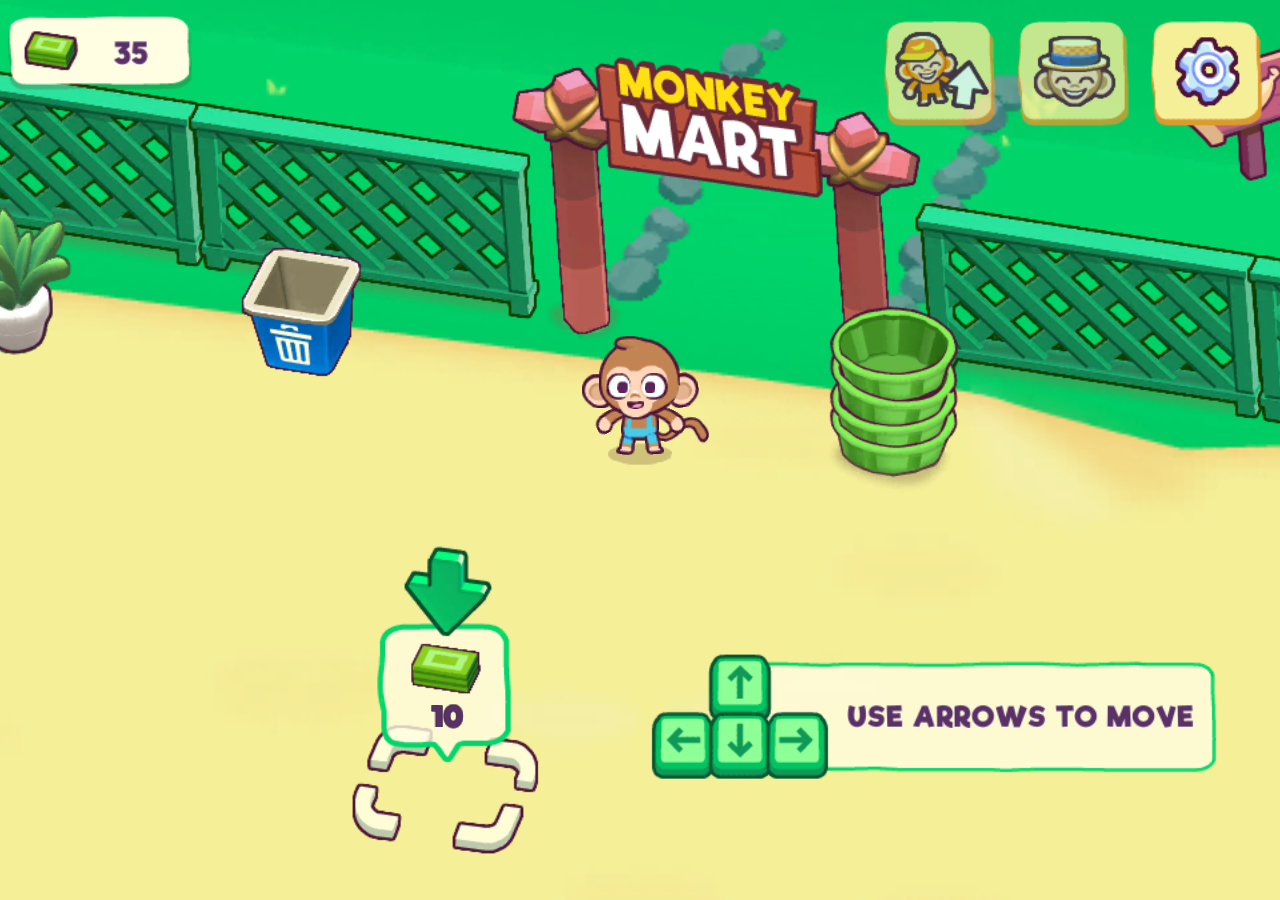
<file: games/monkey-mart/index.html>
<!doctype html>
<html lang="en">
    <head>
        <meta charset="utf-8">
        <meta http-equiv="X-UA-Compatible" content="IE=edge,chrome=1">
        <meta name="viewport" content="width=device-width, initial-scale=1.0, maximum-scale=1.0, user-scalable=0, minimal-ui, shrink-to-fit=no">
        <meta name="apple-mobile-web-app-capable" content="yes">
        <!-- The above 4 meta tags *must* come first in the head; any other head content must come *after* these tags -->
        <title>Monkey Mart </title>
        <meta name="description" content="Monkey Mart is a fun game that you can play at school from chromebook. In our catalog you can find many cool online games that you may enjoy.">
 
        <style type="text/css">
            /* Disable user selection to avoid strange bug in Chrome on Windows:
	* Selecting a text outside the canvas, then clicking+draging would
	* drag the selected text but block mouse down/up events to the engine.
	*/
            body {
                position: fixed;
                /* Prevent overscroll */
                margin: 0;
                padding: 0;
            }

            .canvas-app-container {
                width: 100%;
                height: 100%;
                position: absolute;
                align-items: center;
                justify-content: center;
                overflow: hidden;
            }

            .canvas-app-container:-webkit-full-screen {
                /* Auto width and height in Safari/Chrome fullscreen. */
                width: auto;
                height: auto;
            }

            #canvas {
                outline: none;
                border: 0;
                width: 100%;
                vertical-align: bottom;
            }

            #canvas-container {
                position: relative;
            }

            canvas:focus, canvas:active {
                outline: none;
                border: 0;
                ie-dummy: expression(this.hideFocus=true);
                -moz-outline-style: none;
            }

            div {
                -webkit-tap-highlight-color: rgba(0, 0, 0, 0);
                -webkit-touch-callout: none;
                -webkit-user-select: none;
                -khtml-user-select: none;
                -moz-user-select: none;
                -ms-user-select: none;
                user-select: none;
            }

            .banner-styleBottom {
                margin: 0 auto;
                position: fixed;
                bottom: 0;
                display: block;
                left: 50%;
                transform: translateX(-50%);
            }

            .banner-styleTop {
                margin: 0 auto;
                position: fixed;
                top: 0;
                display: block;
                left: 50%;
                transform: translateX(-50%);
            }

            .canvas-app-progress {
                position: absolute;
                background-color: #0A8A40;
                height: 30px;
                margin-top: -30px;
                width: 100%;
            }

            .canvas-app-progress-bar {
                font-size: 12px;
                height: 30px;
                color: rgb(255, 255, 255);
                background-color: #FFE333;
                text-align: center;
                line-height: 20px;
            }

            .link, .button {
                font-family: sans-serif;
                font-size: 14px;
                font-weight: normal;
                font-style: normal;
                font-stretch: normal;
                line-height: normal;
                letter-spacing: 0px;
                padding-top: 12px;
            }

            .buttons-background {
                background-color: #ffffff;
                width: 100%;
                height: 42px;
            }

            body {
                background-color: #ffffff;
            }

            .canvas-app-container {
                background: #00BB61;
                /* background: -moz-linear-gradient(-45deg, rgba(250,252,255,1) 0%, rgba(250,252,255,1) 50%, rgba(245,249,255,1) 50%, rgba(245,249,255,1) 100%);
		background: -webkit-gradient(left top, right bottom, color-stop(0%, rgba(250,252,255,1)), color-stop(50%, rgba(250,252,255,1)), color-stop(50%, rgba(245,249,255,1)), color-stop(100%, rgba(245,249,255,1)));
		background: -webkit-linear-gradient(-45deg, rgba(250,252,255,1) 0%, rgba(250,252,255,1) 50%, rgba(245,249,255,1) 50%, rgba(245,249,255,1) 100%);
		background: -o-linear-gradient(-45deg, rgba(250,252,255,1) 0%, rgba(250,252,255,1) 50%, rgba(245,249,255,1) 50%, rgba(245,249,255,1) 100%);
		background: -ms-linear-gradient(-45deg, rgba(250,252,255,1) 0%, rgba(250,252,255,1) 50%, rgba(245,249,255,1) 50%, rgba(245,249,255,1) 100%);
		background: linear-gradient(135deg, rgba(250,252,255,1) 0%, rgba(250,252,255,1) 50%, rgba(245,249,255,1) 50%, rgba(245,249,255,1) 100%);
		filter: progid:DXImageTransform.Microsoft.gradient( startColorstr='#fafcff', endColorstr='#f5f9ff', GradientType=1 ); */
            }

            .canvas-app-canvas {
                background-repeat: no-repeat;
                background-position: center;
                background-position: top;
                background-size: cover;
                background-image: url("bg_loading.png");
            }
        </style>
       
    </head>
    <body>
        <div id="app-container" class="canvas-app-container">
            <div id="canvas-container" class="canvas-app-canvas-container">
                <canvas id="canvas" class="canvas-app-canvas" tabindex="1" width="960" height="640"></canvas>
            </div>
            <div class="buttons-background"></div>
            <!-- center and anchor to bottom of page -->
            <div id="progress-bar-root" style="position: absolute; bottom: 16%; left: 50%; visibility: hidden; z-index: 4;">
                <!-- <div id="progress-bar-text"> -->
                <img id="progress-bar-bg" src="load_bar_bg.png">
                <img id="progress-bar-fg" src="load_bar_fg.png" style="position:absolute; clip: rect(0px,0px,0px,0px);">
            </div>
        </div>
        <!-- -->
        <!-- <div id="bannerTop" class="banner-styleTop"></div> -->
        <!-- <div id="bannerBottom" class="banner-styleBottom"></div> -->
        <!-- -->
        <script id="engine-loader" type="text/javascript" src="dmloader.js"></script>
        <!-- -->
        <script id="engine-setup" type="text/javascript">
            var extra_params = {
                archive_location_filter: function(path) {
                    return ("archive" + path + "");
                },
                engine_arguments: ["--verify-graphics-calls=false", ],
                custom_heap_size: 67108864,
                full_screen_container: "#canvas-container",
                disable_context_menu: true
            }

            Module['INITIAL_MEMORY'] = extra_params.custom_heap_size;

            Module['onRuntimeInitialized'] = function() {
                Module.runApp("canvas", extra_params);
            }
            ;

            Module["locateFile"] = function(path, scriptDirectory) {
                // dmengine*.wasm is hardcoded in the built JS loader for WASM,
                // we need to replace it here with the correct project name.
                if (path == "dmengine.wasm" || path == "dmengine_release.wasm" || path == "dmengine_headless.wasm") {
                    path = "MonkeyMart.wasm";
                }
                return scriptDirectory + path;
            }
            ;

            var is_iOS = /iPad|iPhone|iPod/.test(navigator.userAgent) && !window.MSStream;
            var buttonHeight = 0;
            var prevInnerWidth = -1;
            var prevInnerHeight = -1;

            function resize_game_canvas() {
                // Hack for iOS when exit from Fullscreen mode
                if (is_iOS) {
                    window.scrollTo(0, 0);
                }

                var app_container = document.getElementById('app-container');
                var game_canvas = document.getElementById('canvas');
                var progress_bar_root = document.getElementById('progress-bar-root');
                var progress_bar_fg = document.getElementById('progress-bar-fg');
                var progress_bar_bg = document.getElementById('progress-bar-bg');
                var innerWidth = window.innerWidth;
                var innerHeight = window.innerHeight - buttonHeight;
                if (prevInnerWidth == innerWidth && prevInnerHeight == innerHeight) {
                    return;
                }
                prevInnerWidth = innerWidth;
                prevInnerHeight = innerHeight;
                var width = 960;
                var height = 640;
                var targetRatio = width / height;
                var actualRatio = innerWidth / innerHeight;

                //Stretch
                width = innerWidth;
                height = innerHeight;

                app_container.style.width = width + "px";
                app_container.style.height = height + buttonHeight + "px";
                game_canvas.width = width;
                game_canvas.height = height;

                // progress bar
                var bar_h = width < height ? width : height;
                progress_bar_bg.width = Math.min(Math.ceil(bar_h * 0.06 * 300 / 24), width * 0.8);

                progress_bar_bg.style.marginLeft = -progress_bar_bg.width / 2 + "px";
                progress_bar_fg.width = Math.ceil(progress_bar_bg.width * 1);

                progress_bar_fg.style.marginTop = (progress_bar_bg.width * 0) * (0) / 2 + "px";
                progress_bar_fg.style.marginLeft = -progress_bar_bg.width / 2 - progress_bar_fg.width / 2 + "px";

                // progress_bar_text.style.fontSize = Math.ceil(bar_h * 0.10) + "px";
                progress_bar_root.style.bottom = Math.ceil(height * 0.08 + buttonHeight) + "px";
            }
            resize_game_canvas();
            window.addEventListener('resize', resize_game_canvas, false);
            window.addEventListener('orientationchange', resize_game_canvas, false);
            // window.addEventListener('wheel', e => e.preventDefault(), { passive: false });
            window.addEventListener("keydown", function(e) {
                if ([32, 37, 38, 39, 40].indexOf(e.keyCode) > -1) {
                    e.preventDefault();
                }
            }, false);
            window.addEventListener('focus', resize_game_canvas, false);

            // HashSHA1 implementation
            !function() {
                var r = function(r) {
                    for (var n = "", t = 7; t >= 0; t--)
                        n += "0123456789abcdef".charAt(r >> 4 * t & 15);
                    return n
                }
                  , n = function(r, n) {
                    var t = (65535 & r) + (65535 & n);
                    return (r >> 16) + (n >> 16) + (t >> 16) << 16 | 65535 & t
                }
                  , e = function(r, n) {
                    return r << n | r >>> 32 - n
                }
                  , o = function(r, n, t, e) {
                    return r < 20 ? n & t | ~n & e : r < 40 ? n ^ t ^ e : r < 60 ? n & t | n & e | t & e : n ^ t ^ e
                }
                  , u = function(r) {
                    return r < 20 ? 1518500249 : r < 40 ? 1859775393 : r < 60 ? -1894007588 : -899497514
                };
                window._HashSHA1 = function(f) {
                    for (var a = function(r) {
                        for (var n = 1 + (r.length + 8 >> 6), t = new Array(16 * n), e = 0; e < 16 * n; e++)
                            t[e] = 0;
                        for (e = 0; e < r.length; e++)
                            t[e >> 2] |= r.charCodeAt(e) << 24 - e % 4 * 8;
                        return t[e >> 2] |= 128 << 24 - e % 4 * 8,
                        t[16 * n - 1] = 8 * r.length,
                        t
                    }(f), c = new Array(80), i = 1732584193, h = -271733879, v = -1732584194, A = 271733878, g = -1009589776, l = 0; l < a.length; l += 16) {
                        for (var w = i, d = h, y = v, H = A, b = g, s = 0; s < 80; s++)
                            c[s] = s < 16 ? a[l + s] : e(c[s - 3] ^ c[s - 8] ^ c[s - 14] ^ c[s - 16], 1),
                            t = n(n(e(i, 5), o(s, h, v, A)), n(n(g, c[s]), u(s))),
                            g = A,
                            A = v,
                            v = e(h, 30),
                            h = i,
                            i = t;
                        i = n(i, w),
                        h = n(h, d),
                        v = n(v, y),
                        A = n(A, H),
                        g = n(g, b)
                    }
                    return r(i) + r(h) + r(v) + r(A) + r(g)
                }
            }();

            // Delete all LiveUpdate files stored in IDBFS
            var old_preloadAndCallMain = Module._preloadAndCallMain;
            Module._preloadAndCallMain = function() {
                var dir = DMSYS.GetUserPersistentDataRoot();
                var resDir = _HashSHA1("MonkeyMart");
                try {
                    FS.unlink(dir + "/." + resDir + "/liveupdate.arcd");
                } catch (e) {}
                try {
                    FS.unlink(dir + "/." + resDir + "/liveupdate.arci");
                } catch (e) {}
                try {
                    FS.unlink(dir + "/." + resDir + "/liveupdate.arci.tmp");
                } catch (e) {}
                old_preloadAndCallMain();

                if (Module._archiveLoaded) {// 
                }
            }
            ;
        </script>
        <script id="engine-start" type="text/javascript">
            var currentPercentage = 0

            Progress.updateProgress = function(percentage) {
                Progress.notifyListeners(percentage);
                if (currentPercentage > percentage) {
                    percentage = currentPercentage
                }
                currentPercentage = percentage
                // var progress_bar_text = document.getElementById('progress-bar-text');
                // progress_bar_text.innerHTML  = "<b>" +  Math.ceil(percentage) + "%</b>";

                var fg = document.getElementById('progress-bar-fg');
                fg.style.clip = "rect(0px," + fg.width * percentage / 100 + "px," + fg.height + "px," + "0px)"

                if (isNaN(percentage)) {
                    var progress_bar_root = document.getElementById('progress-bar-root');
                    progress_bar_root.style.visibility = "hidden";
                }
            }
            ;
            Progress.addProgress = function() {
                var progress_bar_root = document.getElementById('progress-bar-root');
                progress_bar_root.style.visibility = "visible"
            }
            Progress.removeProgress = function() {
                var progress_bar_root = document.getElementById('progress-bar-root');
                progress_bar_root.style.visibility = "hidden";
                // Remove any background/splash image that was set in runApp().
                // Workaround for Safari bug DEF-3061.
                Module.canvas.style.background = "";
            }

            EngineLoader.stream_wasm = "false" === "true";
            EngineLoader.load("canvas", "MonkeyMart");
        </script>
        <script type="text/javascript">
            function poki_showBanner(vBanner) {}

            function poki_showBigBanner(vBanner) {}

            function poki_hideBanner(vBanner) {}

            function poki_check() {
            }
        </script>
        <script id="poki-sdk-setup" type="text/javascript">

            var data = {};
            var isLoadFinished = false;
            Progress.addListener(function(percentage) {
                data.percentageDone = percentage / 100;
                if (!isLoadFinished)
                    if (percentage == 100 && !isLoadFinished) {
                        isLoadFinished = true;
                    }
            });
            Module['onRuntimeInitialized'] = function() {
                Module.runApp("canvas", extra_params);
            }
            ;
        </script>
        <script type="text/javascript" src="GameAnalytics.js"></script>
    </body>
</html>
</file>
